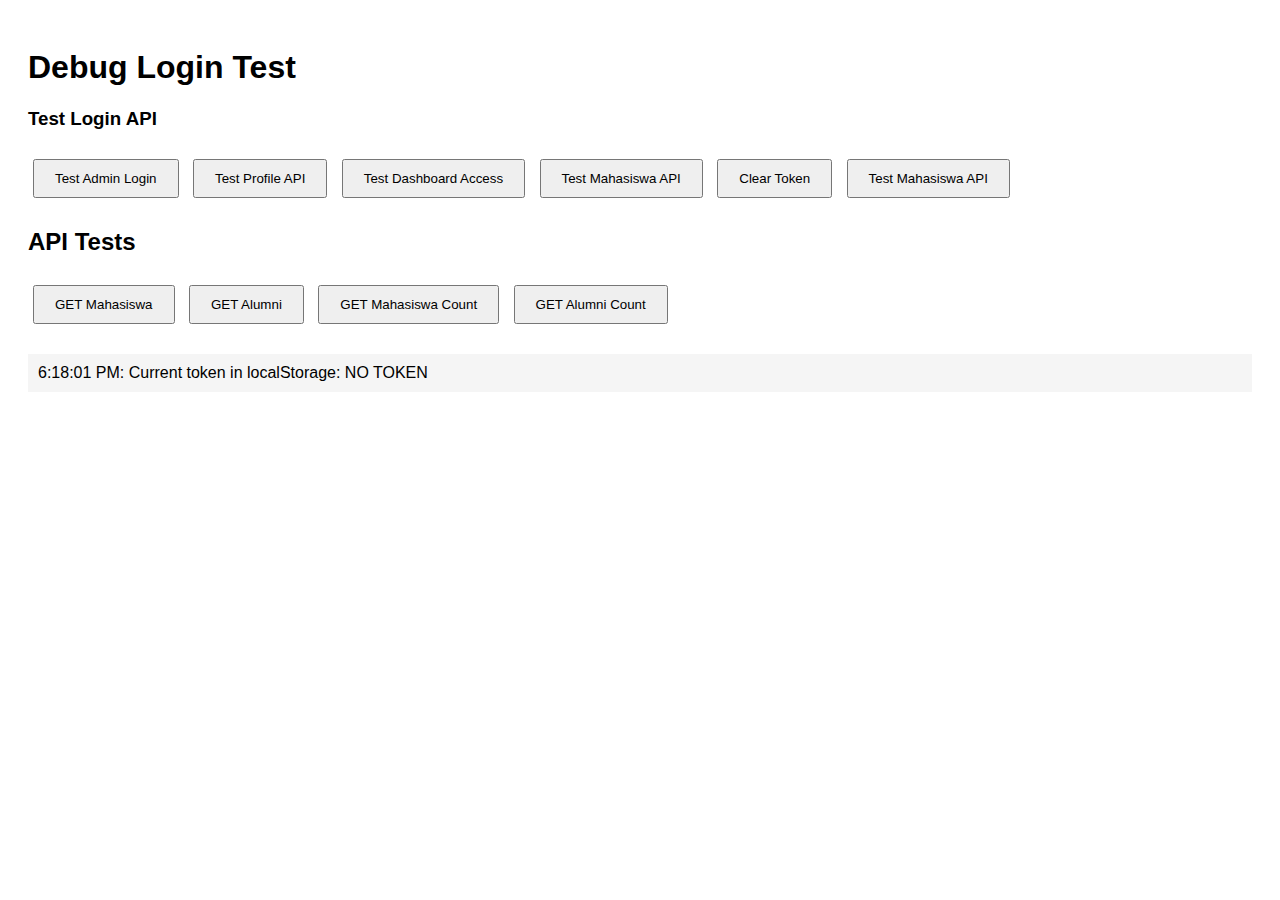
<file: templates/debug.html>
<!DOCTYPE html>
<html>
<head>
    <title>Debug Login Test</title>
    <style>
        body { font-family: Arial; padding: 20px; }
        .result { margin: 20px 0; padding: 10px; background: #f5f5f5; }
        button { margin: 10px 5px; padding: 10px 20px; }
    </style>
</head>
<body>
    <h1>Debug Login Test</h1>
    
    <div>
        <h3>Test Login API</h3>
        <button onclick="testLogin()">Test Admin Login</button>
        <button onclick="testProfile()">Test Profile API</button>
        <button onclick="testDashboard()">Test Dashboard Access</button>
        <button onclick="testMahasiswaAPI()">Test Mahasiswa API</button>
        <button onclick="clearToken()">Clear Token</button>
    <button onclick="testMahasiswaAPI()">Test Mahasiswa API</button>
    
    <h2>API Tests</h2>
    <div>
        <button onclick="testAPI('/api/mahasiswa', 'GET')">GET Mahasiswa</button>
        <button onclick="testAPI('/api/alumni', 'GET')">GET Alumni</button>
        <button onclick="testAPI('/api/mahasiswa/count', 'GET')">GET Mahasiswa Count</button>
        <button onclick="testAPI('/api/alumni/count', 'GET')">GET Alumni Count</button>
    </div>
    </div>
    
    <div id="result" class="result"></div>
    
    <script>
        function log(message) {
            const result = document.getElementById('result');
            result.innerHTML += '<div>' + new Date().toLocaleTimeString() + ': ' + message + '</div>';
        }
        
        async function testLogin() {
            log('Testing login with admin credentials...');
            
            try {
                const response = await fetch('/auth/login', {
                    method: 'POST',
                    headers: {
                        'Content-Type': 'application/json'
                    },
                    body: JSON.stringify({
                        username: 'admin',
                        password: 'admin123'
                    })
                });
                
                const data = await response.json();
                log('Login response status: ' + response.status);
                log('Login response: ' + JSON.stringify(data, null, 2));
                
                if (response.ok) {
                    if (data.data && data.data.token) {
                        localStorage.setItem('token', data.data.token);
                        localStorage.setItem('user', JSON.stringify(data.data.user));
                        log('✅ Token saved to localStorage: ' + data.data.token.substring(0, 50) + '...');
                    } else {
                        log('❌ Login successful but token not found in response data structure');
                        log('Response structure: ' + JSON.stringify(data));
                    }
                } else {
                    log('❌ Login failed: ' + (data.error || 'Unknown error'));
                }
            } catch (error) {
                log('❌ Login error: ' + error.message);
            }
        }
        
        async function testProfile() {
            const token = localStorage.getItem('token');
            log('Testing profile API with token: ' + (token ? token.substring(0, 50) + '...' : 'NO TOKEN'));
            
            if (!token) {
                log('No token found in localStorage');
                return;
            }
            
            try {
                const response = await fetch('/api/profile', {
                    headers: {
                        'Authorization': 'Bearer ' + token
                    }
                });
                
                const data = await response.json();
                log('Profile response status: ' + response.status);
                log('Profile response: ' + JSON.stringify(data, null, 2));
            } catch (error) {
                log('Profile error: ' + error.message);
            }
        }
        
        async function testDashboard() {
            log('Testing dashboard access...');
            
            try {
                const response = await fetch('/dashboard');
                log('Dashboard response status: ' + response.status);
                log('Dashboard accessible: ' + (response.ok ? 'YES' : 'NO'));
                
                if (!response.ok) {
                    const text = await response.text();
                    log('Dashboard error: ' + text.substring(0, 200));
                }
            } catch (error) {
                log('Dashboard error: ' + error.message);
            }
        }
        
        function clearToken() {
            localStorage.removeItem('token');
            localStorage.removeItem('user');
            log('Token cleared from localStorage');
        }
        
        async function testMahasiswaAPI() {
            const token = localStorage.getItem('token');
            log('Testing Mahasiswa API with token: ' + (token ? token.substring(0, 50) + '...' : 'NO TOKEN'));
            
            if (!token) {
                log('No token found in localStorage');
                return;
            }
            
            try {
                const response = await fetch('/api/mahasiswa', {
                    headers: {
                        'Authorization': 'Bearer ' + token
                    }
                });
                
                const data = await response.json();
                log('Mahasiswa API response status: ' + response.status);
                log('Mahasiswa API response: ' + JSON.stringify(data, null, 2));
            } catch (error) {
                log('Mahasiswa API error: ' + error.message);
            }
        }
        
        async function testAPI(endpoint, method = 'GET') {
            const token = localStorage.getItem('token');
            log(`Testing ${method} ${endpoint}`);
            
            if (!token) {
                log('No token found in localStorage');
                return;
            }
            
            try {
                const response = await fetch(endpoint, {
                    method: method,
                    headers: {
                        'Authorization': 'Bearer ' + token,
                        'Content-Type': 'application/json'
                    }
                });
                
                const data = await response.json();
                log(`${endpoint} response status: ${response.status}`);
                log(`${endpoint} response: ${JSON.stringify(data, null, 2)}`);
            } catch (error) {
                log(`${endpoint} error: ${error.message}`);
            }
        }
        
        // Check current token on load
        window.addEventListener('load', function() {
            const token = localStorage.getItem('token');
            log('Current token in localStorage: ' + (token ? token.substring(0, 50) + '...' : 'NO TOKEN'));
        });
    </script>
</body>
</html>
</file>
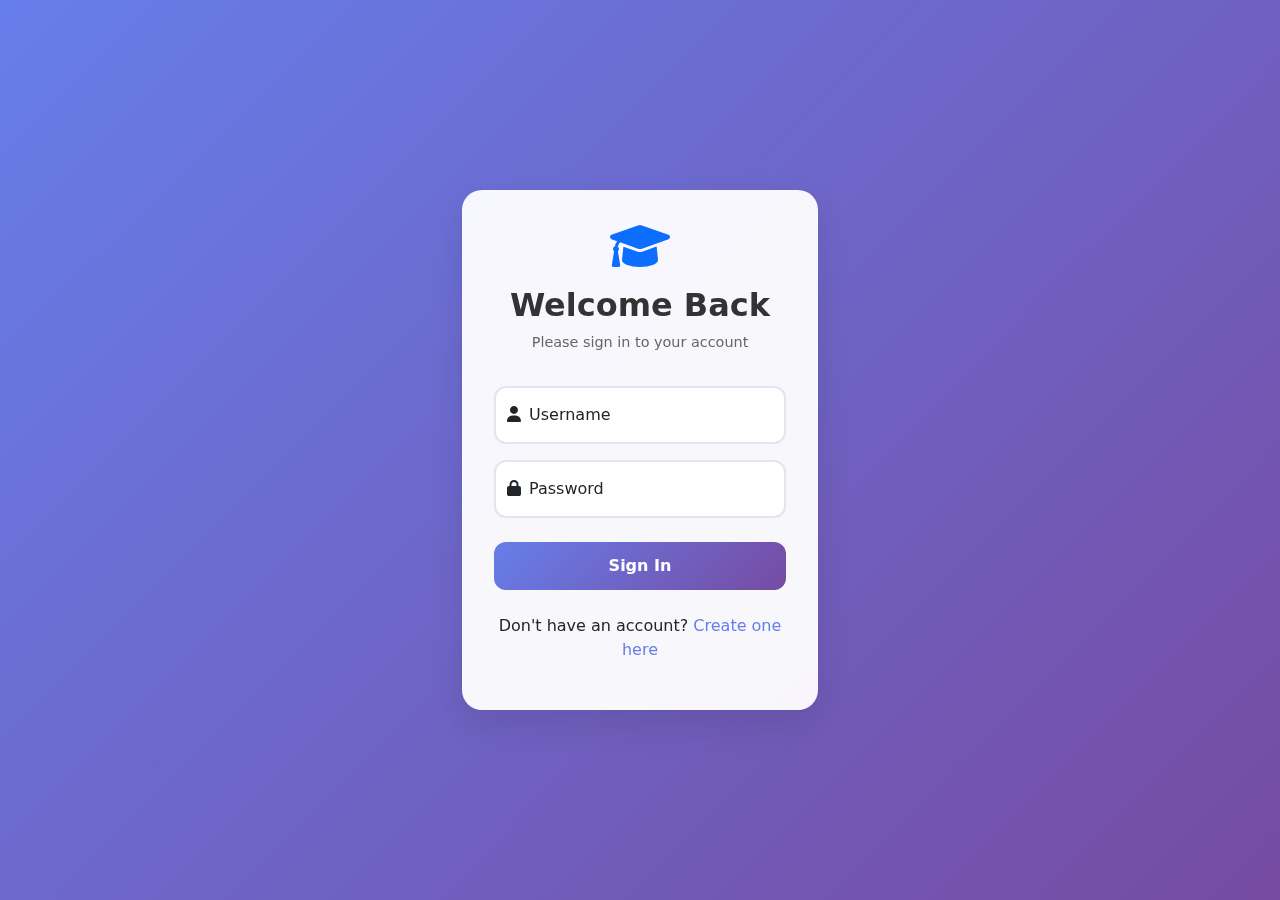
<file: templates/login.html>
<!DOCTYPE html>
<html lang="en">
<head>
    <meta charset="UTF-8">
    <meta name="viewport" content="width=device-width, initial-scale=1.0">
    <title>Login - CRUD Management System</title>
    <link href="https://cdn.jsdelivr.net/npm/bootstrap@5.1.3/dist/css/bootstrap.min.css" rel="stylesheet">
    <link href="https://cdnjs.cloudflare.com/ajax/libs/font-awesome/6.0.0/css/all.min.css" rel="stylesheet">
    <style>
        body {
            background: linear-gradient(135deg, #667eea 0%, #764ba2 100%);
            min-height: 100vh;
            display: flex;
            align-items: center;
        }
        .login-card {
            background: rgba(255, 255, 255, 0.95);
            backdrop-filter: blur(10px);
            border-radius: 20px;
            box-shadow: 0 15px 35px rgba(0, 0, 0, 0.1);
            padding: 2rem;
            max-width: 400px;
            width: 100%;
        }
        .login-header {
            text-align: center;
            margin-bottom: 2rem;
        }
        .login-header h2 {
            color: #333;
            font-weight: 600;
            margin-bottom: 0.5rem;
        }
        .login-header p {
            color: #666;
            font-size: 0.9rem;
        }
        .form-floating input {
            border-radius: 12px;
            border: 2px solid #e0e6ed;
            transition: all 0.3s ease;
        }
        .form-floating input:focus {
            border-color: #667eea;
            box-shadow: 0 0 0 0.2rem rgba(102, 126, 234, 0.25);
        }
        .btn-login {
            background: linear-gradient(135deg, #667eea 0%, #764ba2 100%);
            border: none;
            border-radius: 12px;
            padding: 12px;
            font-weight: 600;
            transition: all 0.3s ease;
        }
        .btn-login:hover {
            transform: translateY(-2px);
            box-shadow: 0 8px 25px rgba(102, 126, 234, 0.3);
        }
        .alert {
            border-radius: 12px;
            border: none;
        }
        .register-link {
            text-align: center;
            margin-top: 1.5rem;
        }
        .register-link a {
            color: #667eea;
            text-decoration: none;
            font-weight: 500;
        }
        .register-link a:hover {
            text-decoration: underline;
        }
        .loading {
            display: none;
        }
    </style>
</head>
<body>
    <div class="container">
        <div class="row justify-content-center">
            <div class="col-md-6 col-lg-4">
                <div class="login-card">
                    <div class="login-header">
                        <i class="fas fa-graduation-cap fa-3x text-primary mb-3"></i>
                        <h2>Welcome Back</h2>
                        <p>Please sign in to your account</p>
                    </div>

                    <div id="alert-container"></div>

                    <form id="loginForm">
                        <div class="form-floating mb-3">
                            <input type="text" class="form-control" id="username" placeholder="Username" required>
                            <label for="username"><i class="fas fa-user me-2"></i>Username</label>
                        </div>

                        <div class="form-floating mb-4">
                            <input type="password" class="form-control" id="password" placeholder="Password" required>
                            <label for="password"><i class="fas fa-lock me-2"></i>Password</label>
                        </div>

                        <button type="submit" class="btn btn-primary btn-login w-100">
                            <span class="login-text">Sign In</span>
                            <span class="loading">
                                <i class="fas fa-spinner fa-spin me-2"></i>Signing in...
                            </span>
                        </button>
                    </form>

                    <div class="register-link">
                        <p>Don't have an account? <a href="/register">Create one here</a></p>
                    </div>
                </div>
            </div>
        </div>
    </div>

    <script src="https://cdn.jsdelivr.net/npm/bootstrap@5.1.3/dist/js/bootstrap.bundle.min.js"></script>
    <script>
        document.getElementById('loginForm').addEventListener('submit', async function(e) {
            e.preventDefault();
            
            const username = document.getElementById('username').value;
            const password = document.getElementById('password').value;
            const alertContainer = document.getElementById('alert-container');
            const loginText = document.querySelector('.login-text');
            const loading = document.querySelector('.loading');
            const submitBtn = document.querySelector('button[type="submit"]');
            
            // Show loading state
            loginText.style.display = 'none';
            loading.style.display = 'inline';
            submitBtn.disabled = true;
            
            // Clear previous alerts
            alertContainer.innerHTML = '';
            
            try {
                const response = await fetch('/auth/login', {
                    method: 'POST',
                    headers: {
                        'Content-Type': 'application/json',
                    },
                    body: JSON.stringify({
                        username: username,
                        password: password
                    })
                });
                
                const data = await response.json();
                
                if (response.ok) {
                    // Store token in localStorage
                    localStorage.setItem('token', data.data.token);
                    localStorage.setItem('user', JSON.stringify(data.data.user));
                    
                    // Show success message
                    showAlert('success', 'Login successful! Redirecting...', 'fas fa-check-circle');
                    
                    // Redirect to dashboard after short delay
                    setTimeout(() => {
                        window.location.href = '/dashboard';
                    }, 1500);
                } else {
                    showAlert('danger', data.error || 'Login failed. Please try again.', 'fas fa-exclamation-triangle');
                }
            } catch (error) {
                console.error('Login error:', error);
                showAlert('danger', 'Network error. Please check your connection.', 'fas fa-wifi');
            } finally {
                // Reset button state
                loginText.style.display = 'inline';
                loading.style.display = 'none';
                submitBtn.disabled = false;
            }
        });
        
        function showAlert(type, message, icon) {
            const alertContainer = document.getElementById('alert-container');
            const alert = document.createElement('div');
            alert.className = `alert alert-${type} alert-dismissible fade show`;
            alert.innerHTML = `
                <i class="${icon} me-2"></i>
                ${message}
                <button type="button" class="btn-close" data-bs-dismiss="alert"></button>
            `;
            alertContainer.appendChild(alert);
            
            // Auto dismiss after 5 seconds
            setTimeout(() => {
                if (alert.parentNode) {
                    alert.remove();
                }
            }, 5000);
        }
        
        // Check if user is already logged in
        window.addEventListener('load', function() {
            const token = localStorage.getItem('token');
            if (token) {
                // Redirect to dashboard if already logged in
                window.location.href = '/dashboard';
            }
        });
    </script>
</body>
</html>
</file>
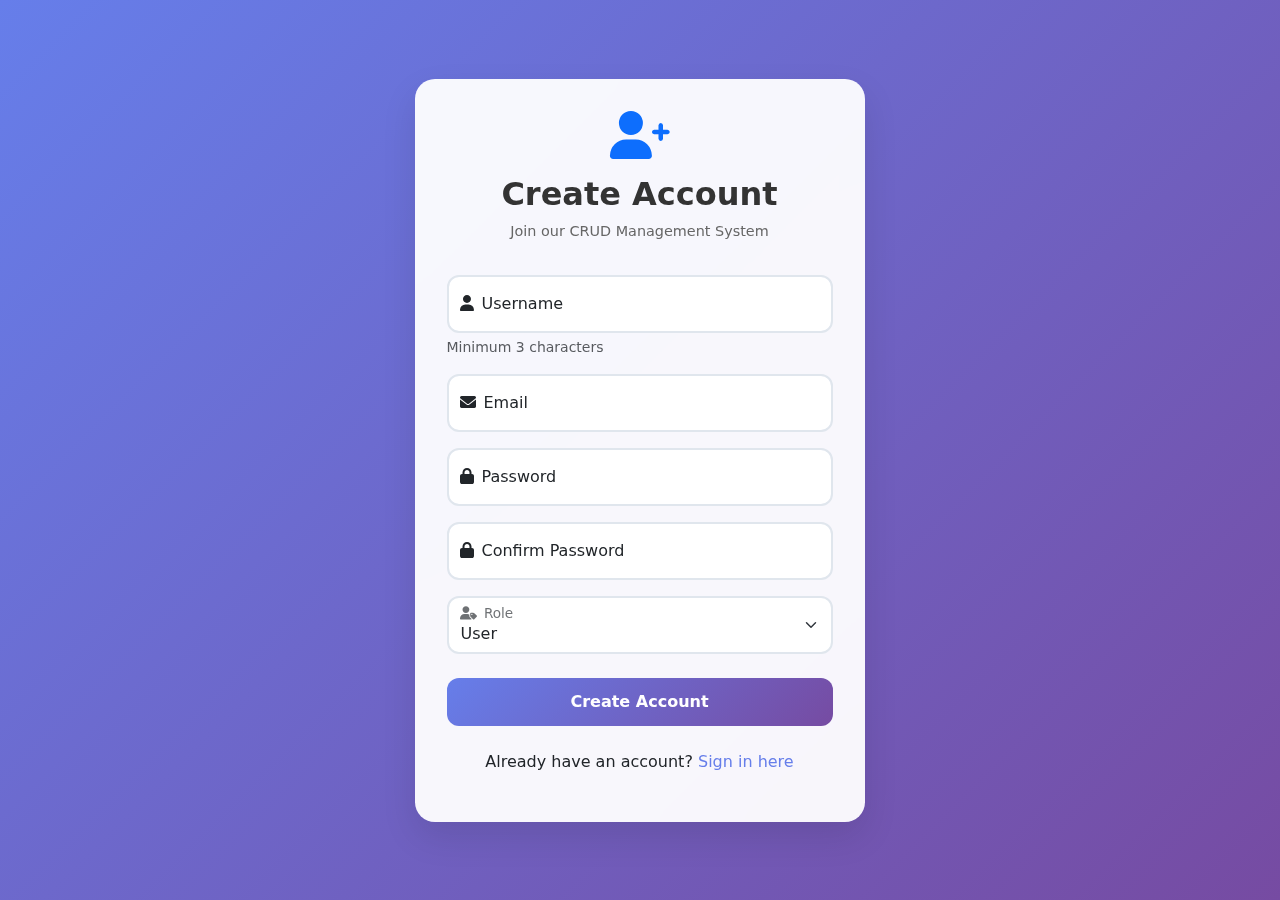
<file: templates/register.html>
<!DOCTYPE html>
<html lang="en">
<head>
    <meta charset="UTF-8">
    <meta name="viewport" content="width=device-width, initial-scale=1.0">
    <title>Register - CRUD Management System</title>
    <link href="https://cdn.jsdelivr.net/npm/bootstrap@5.1.3/dist/css/bootstrap.min.css" rel="stylesheet">
    <link href="https://cdnjs.cloudflare.com/ajax/libs/font-awesome/6.0.0/css/all.min.css" rel="stylesheet">
    <style>
        body {
            background: linear-gradient(135deg, #667eea 0%, #764ba2 100%);
            min-height: 100vh;
            display: flex;
            align-items: center;
            padding: 2rem 0;
        }
        .register-card {
            background: rgba(255, 255, 255, 0.95);
            backdrop-filter: blur(10px);
            border-radius: 20px;
            box-shadow: 0 15px 35px rgba(0, 0, 0, 0.1);
            padding: 2rem;
            max-width: 450px;
            width: 100%;
        }
        .register-header {
            text-align: center;
            margin-bottom: 2rem;
        }
        .register-header h2 {
            color: #333;
            font-weight: 600;
            margin-bottom: 0.5rem;
        }
        .register-header p {
            color: #666;
            font-size: 0.9rem;
        }
        .form-floating input, .form-floating select {
            border-radius: 12px;
            border: 2px solid #e0e6ed;
            transition: all 0.3s ease;
        }
        .form-floating input:focus, .form-floating select:focus {
            border-color: #667eea;
            box-shadow: 0 0 0 0.2rem rgba(102, 126, 234, 0.25);
        }
        .btn-register {
            background: linear-gradient(135deg, #667eea 0%, #764ba2 100%);
            border: none;
            border-radius: 12px;
            padding: 12px;
            font-weight: 600;
            transition: all 0.3s ease;
        }
        .btn-register:hover {
            transform: translateY(-2px);
            box-shadow: 0 8px 25px rgba(102, 126, 234, 0.3);
        }
        .alert {
            border-radius: 12px;
            border: none;
        }
        .login-link {
            text-align: center;
            margin-top: 1.5rem;
        }
        .login-link a {
            color: #667eea;
            text-decoration: none;
            font-weight: 500;
        }
        .login-link a:hover {
            text-decoration: underline;
        }
        .loading {
            display: none;
        }
        .password-strength {
            margin-top: 0.5rem;
            font-size: 0.85rem;
        }
        .strength-weak { color: #dc3545; }
        .strength-medium { color: #fd7e14; }
        .strength-strong { color: #198754; }
    </style>
</head>
<body>
    <div class="container">
        <div class="row justify-content-center">
            <div class="col-md-6 col-lg-5">
                <div class="register-card">
                    <div class="register-header">
                        <i class="fas fa-user-plus fa-3x text-primary mb-3"></i>
                        <h2>Create Account</h2>
                        <p>Join our CRUD Management System</p>
                    </div>

                    <div id="alert-container"></div>

                    <form id="registerForm">
                        <div class="form-floating mb-3">
                            <input type="text" class="form-control" id="username" placeholder="Username" required minlength="3">
                            <label for="username"><i class="fas fa-user me-2"></i>Username</label>
                            <div class="form-text">Minimum 3 characters</div>
                        </div>

                        <div class="form-floating mb-3">
                            <input type="email" class="form-control" id="email" placeholder="Email" required>
                            <label for="email"><i class="fas fa-envelope me-2"></i>Email</label>
                        </div>

                        <div class="form-floating mb-3">
                            <input type="password" class="form-control" id="password" placeholder="Password" required minlength="6">
                            <label for="password"><i class="fas fa-lock me-2"></i>Password</label>
                            <div id="password-strength" class="password-strength"></div>
                        </div>

                        <div class="form-floating mb-3">
                            <input type="password" class="form-control" id="confirmPassword" placeholder="Confirm Password" required>
                            <label for="confirmPassword"><i class="fas fa-lock me-2"></i>Confirm Password</label>
                            <div id="password-match" class="form-text"></div>
                        </div>

                        <div class="form-floating mb-4">
                            <select class="form-select" id="role">
                                <option value="user" selected>User</option>
                                <option value="moderator">Moderator</option>
                                <option value="admin">Admin</option>
                            </select>
                            <label for="role"><i class="fas fa-user-tag me-2"></i>Role</label>
                        </div>

                        <button type="submit" class="btn btn-primary btn-register w-100">
                            <span class="register-text">Create Account</span>
                            <span class="loading">
                                <i class="fas fa-spinner fa-spin me-2"></i>Creating account...
                            </span>
                        </button>
                    </form>

                    <div class="login-link">
                        <p>Already have an account? <a href="/login">Sign in here</a></p>
                    </div>
                </div>
            </div>
        </div>
    </div>

    <script src="https://cdn.jsdelivr.net/npm/bootstrap@5.1.3/dist/js/bootstrap.bundle.min.js"></script>
    <script>
        // Password strength checker
        document.getElementById('password').addEventListener('input', function() {
            const password = this.value;
            const strengthDiv = document.getElementById('password-strength');
            
            if (password.length === 0) {
                strengthDiv.innerHTML = '';
                return;
            }
            
            let strength = 0;
            let feedback = [];
            
            // Length check
            if (password.length >= 8) strength++;
            else feedback.push('At least 8 characters');
            
            // Uppercase check
            if (/[A-Z]/.test(password)) strength++;
            else feedback.push('One uppercase letter');
            
            // Lowercase check
            if (/[a-z]/.test(password)) strength++;
            else feedback.push('One lowercase letter');
            
            // Number check
            if (/\d/.test(password)) strength++;
            else feedback.push('One number');
            
            // Special character check
            if (/[!@#$%^&*(),.?":{}|<>]/.test(password)) strength++;
            else feedback.push('One special character');
            
            let strengthText = '';
            let strengthClass = '';
            
            if (strength < 3) {
                strengthText = 'Weak';
                strengthClass = 'strength-weak';
            } else if (strength < 4) {
                strengthText = 'Medium';
                strengthClass = 'strength-medium';
            } else {
                strengthText = 'Strong';
                strengthClass = 'strength-strong';
            }
            
            strengthDiv.innerHTML = `<span class="${strengthClass}">Password strength: ${strengthText}</span>`;
            
            if (feedback.length > 0 && strength < 4) {
                strengthDiv.innerHTML += `<br><small>Missing: ${feedback.join(', ')}</small>`;
            }
        });
        
        // Password confirmation check
        document.getElementById('confirmPassword').addEventListener('input', function() {
            const password = document.getElementById('password').value;
            const confirmPassword = this.value;
            const matchDiv = document.getElementById('password-match');
            
            if (confirmPassword.length === 0) {
                matchDiv.innerHTML = '';
                return;
            }
            
            if (password === confirmPassword) {
                matchDiv.innerHTML = '<span class="text-success"><i class="fas fa-check me-1"></i>Passwords match</span>';
            } else {
                matchDiv.innerHTML = '<span class="text-danger"><i class="fas fa-times me-1"></i>Passwords do not match</span>';
            }
        });
        
        // Form submission
        document.getElementById('registerForm').addEventListener('submit', async function(e) {
            e.preventDefault();
            
            const username = document.getElementById('username').value;
            const email = document.getElementById('email').value;
            const password = document.getElementById('password').value;
            const confirmPassword = document.getElementById('confirmPassword').value;
            const role = document.getElementById('role').value;
            const alertContainer = document.getElementById('alert-container');
            const registerText = document.querySelector('.register-text');
            const loading = document.querySelector('.loading');
            const submitBtn = document.querySelector('button[type="submit"]');
            
            // Validation
            if (password !== confirmPassword) {
                showAlert('danger', 'Passwords do not match!', 'fas fa-exclamation-triangle');
                return;
            }
            
            if (password.length < 6) {
                showAlert('danger', 'Password must be at least 6 characters long!', 'fas fa-exclamation-triangle');
                return;
            }
            
            // Show loading state
            registerText.style.display = 'none';
            loading.style.display = 'inline';
            submitBtn.disabled = true;
            
            // Clear previous alerts
            alertContainer.innerHTML = '';
            
            try {
                const response = await fetch('/auth/register', {
                    method: 'POST',
                    headers: {
                        'Content-Type': 'application/json',
                    },
                    body: JSON.stringify({
                        username: username,
                        email: email,
                        password: password,
                        role: role
                    })
                });
                
                const data = await response.json();
                
                if (response.ok) {
                    showAlert('success', 'Account created successfully! Redirecting to login...', 'fas fa-check-circle');
                    
                    // Reset form
                    document.getElementById('registerForm').reset();
                    document.getElementById('password-strength').innerHTML = '';
                    document.getElementById('password-match').innerHTML = '';
                    
                    // Redirect to login after short delay
                    setTimeout(() => {
                        window.location.href = '/login';
                    }, 2000);
                } else {
                    showAlert('danger', data.error || 'Registration failed. Please try again.', 'fas fa-exclamation-triangle');
                }
            } catch (error) {
                console.error('Registration error:', error);
                showAlert('danger', 'Network error. Please check your connection.', 'fas fa-wifi');
            } finally {
                // Reset button state
                registerText.style.display = 'inline';
                loading.style.display = 'none';
                submitBtn.disabled = false;
            }
        });
        
        function showAlert(type, message, icon) {
            const alertContainer = document.getElementById('alert-container');
            const alert = document.createElement('div');
            alert.className = `alert alert-${type} alert-dismissible fade show`;
            alert.innerHTML = `
                <i class="${icon} me-2"></i>
                ${message}
                <button type="button" class="btn-close" data-bs-dismiss="alert"></button>
            `;
            alertContainer.appendChild(alert);
            
            // Auto dismiss after 5 seconds
            setTimeout(() => {
                if (alert.parentNode) {
                    alert.remove();
                }
            }, 5000);
        }
        
        // Check if user is already logged in
        window.addEventListener('load', function() {
            const token = localStorage.getItem('token');
            if (token) {
                // Redirect to dashboard if already logged in
                window.location.href = '/dashboard';
            }
        });
    </script>
</body>
</html>
</file>
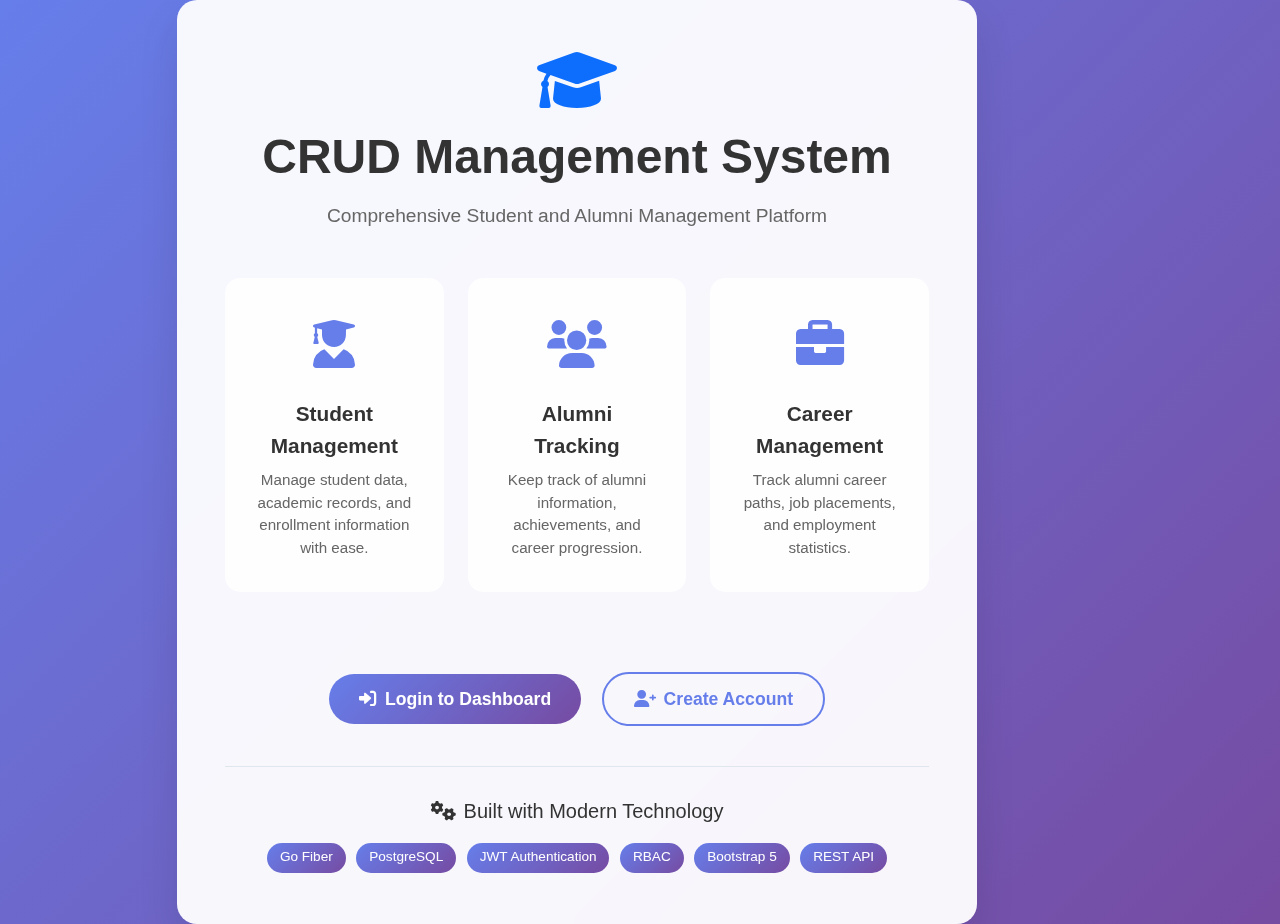
<file: templates/welcome.html>
<!DOCTYPE html>
<html lang="en">
<head>
    <meta charset="UTF-8">
    <meta name="viewport" content="width=device-width, initial-scale=1.0">
    <title>Welcome - CRUD Management System</title>
    <link href="https://cdn.jsdelivr.net/npm/bootstrap@5.1.3/dist/css/bootstrap.min.css" rel="stylesheet">
    <link href="https://cdnjs.cloudflare.com/ajax/libs/font-awesome/6.0.0/css/all.min.css" rel="stylesheet">
    <style>
        body {
            background: linear-gradient(135deg, #667eea 0%, #764ba2 100%);
            min-height: 100vh;
            display: flex;
            align-items: center;
            font-family: 'Segoe UI', Tahoma, Geneva, Verdana, sans-serif;
        }
        .welcome-container {
            background: rgba(255, 255, 255, 0.95);
            backdrop-filter: blur(10px);
            border-radius: 20px;
            box-shadow: 0 20px 40px rgba(0, 0, 0, 0.1);
            padding: 3rem;
            text-align: center;
            max-width: 800px;
            width: 100%;
        }
        .welcome-header {
            margin-bottom: 2rem;
        }
        .welcome-header h1 {
            color: #333;
            font-weight: 700;
            font-size: 3rem;
            margin-bottom: 1rem;
        }
        .welcome-header p {
            color: #666;
            font-size: 1.2rem;
            margin-bottom: 0;
        }
        .features {
            margin: 3rem 0;
        }
        .feature-card {
            background: rgba(255, 255, 255, 0.8);
            border-radius: 15px;
            padding: 2rem;
            margin-bottom: 1.5rem;
            transition: transform 0.3s ease, box-shadow 0.3s ease;
            border: none;
        }
        .feature-card:hover {
            transform: translateY(-5px);
            box-shadow: 0 10px 25px rgba(0, 0, 0, 0.15);
        }
        .feature-icon {
            font-size: 3rem;
            margin-bottom: 1rem;
            color: #667eea;
        }
        .feature-title {
            font-size: 1.3rem;
            font-weight: 600;
            color: #333;
            margin-bottom: 0.5rem;
        }
        .feature-description {
            color: #666;
            font-size: 0.95rem;
        }
        .action-buttons {
            margin-top: 2rem;
        }
        .btn-welcome {
            border-radius: 50px;
            padding: 12px 30px;
            font-weight: 600;
            font-size: 1.1rem;
            margin: 0.5rem;
            transition: all 0.3s ease;
            border: none;
        }
        .btn-primary-welcome {
            background: linear-gradient(135deg, #667eea 0%, #764ba2 100%);
            color: white;
        }
        .btn-primary-welcome:hover {
            transform: translateY(-2px);
            box-shadow: 0 8px 25px rgba(102, 126, 234, 0.3);
            color: white;
        }
        .btn-outline-welcome {
            background: transparent;
            color: #667eea;
            border: 2px solid #667eea;
        }
        .btn-outline-welcome:hover {
            background: #667eea;
            color: white;
            transform: translateY(-2px);
        }
        .system-info {
            margin-top: 2rem;
            padding-top: 2rem;
            border-top: 1px solid #e0e6ed;
        }
        .system-info h5 {
            color: #333;
            margin-bottom: 1rem;
        }
        .tech-badge {
            background: linear-gradient(135deg, #667eea 0%, #764ba2 100%);
            color: white;
            padding: 0.3rem 0.8rem;
            border-radius: 20px;
            font-size: 0.85rem;
            margin: 0.2rem;
            display: inline-block;
        }
    </style>
</head>
<body>
    <div class="container">
        <div class="row justify-content-center">
            <div class="col-lg-10">
                <div class="welcome-container">
                    <div class="welcome-header">
                        <i class="fas fa-graduation-cap fa-4x text-primary mb-3"></i>
                        <h1>CRUD Management System</h1>
                        <p>Comprehensive Student and Alumni Management Platform</p>
                    </div>

                    <div class="features">
                        <div class="row">
                            <div class="col-md-4">
                                <div class="feature-card">
                                    <div class="feature-icon">
                                        <i class="fas fa-user-graduate"></i>
                                    </div>
                                    <div class="feature-title">Student Management</div>
                                    <div class="feature-description">
                                        Manage student data, academic records, and enrollment information with ease.
                                    </div>
                                </div>
                            </div>
                            <div class="col-md-4">
                                <div class="feature-card">
                                    <div class="feature-icon">
                                        <i class="fas fa-users"></i>
                                    </div>
                                    <div class="feature-title">Alumni Tracking</div>
                                    <div class="feature-description">
                                        Keep track of alumni information, achievements, and career progression.
                                    </div>
                                </div>
                            </div>
                            <div class="col-md-4">
                                <div class="feature-card">
                                    <div class="feature-icon">
                                        <i class="fas fa-briefcase"></i>
                                    </div>
                                    <div class="feature-title">Career Management</div>
                                    <div class="feature-description">
                                        Track alumni career paths, job placements, and employment statistics.
                                    </div>
                                </div>
                            </div>
                        </div>
                    </div>

                    <div class="action-buttons">
                        <a href="/login" class="btn btn-primary-welcome btn-welcome">
                            <i class="fas fa-sign-in-alt me-2"></i>Login to Dashboard
                        </a>
                        <a href="/register" class="btn btn-outline-welcome btn-welcome">
                            <i class="fas fa-user-plus me-2"></i>Create Account
                        </a>
                    </div>

                    <div class="system-info">
                        <h5><i class="fas fa-cogs me-2"></i>Built with Modern Technology</h5>
                        <div>
                            <span class="tech-badge">Go Fiber</span>
                            <span class="tech-badge">PostgreSQL</span>
                            <span class="tech-badge">JWT Authentication</span>
                            <span class="tech-badge">RBAC</span>
                            <span class="tech-badge">Bootstrap 5</span>
                            <span class="tech-badge">REST API</span>
                        </div>
                    </div>
                </div>
            </div>
        </div>
    </div>

    <script src="https://cdn.jsdelivr.net/npm/bootstrap@5.1.3/dist/js/bootstrap.bundle.min.js"></script>
    <script>
        // Check if user is already logged in
        window.addEventListener('load', function() {
            const token = localStorage.getItem('token');
            if (token) {
                // Validate token and redirect to dashboard if valid
                fetch('/api/profile', {
                    headers: {
                        'Authorization': 'Bearer ' + token
                    }
                })
                .then(response => {
                    if (response.ok) {
                        // User is logged in, redirect to dashboard
                        window.location.href = '/dashboard';
                    }
                })
                .catch(error => {
                    // Token invalid, clear it
                    localStorage.removeItem('token');
                });
            }
        });
    </script>
</body>
</html>
</file>
